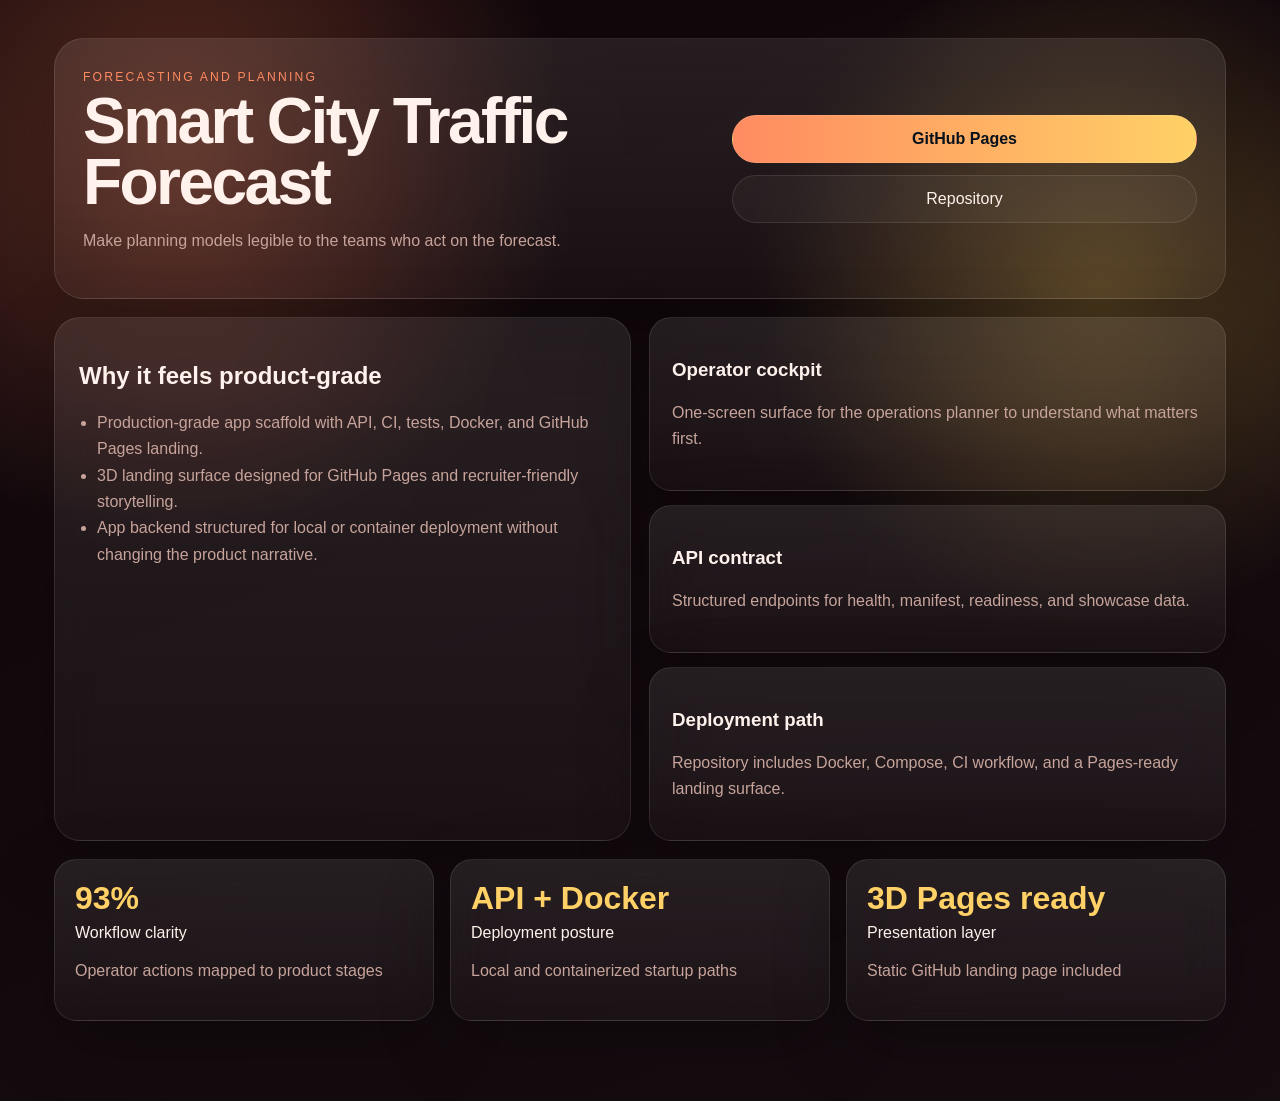
<file: docs/index.html>
<!DOCTYPE html>
<html lang="en">
<head>
  <meta charset="UTF-8" />
  <meta name="viewport" content="width=device-width, initial-scale=1.0" />
  <title>Smart City Traffic Forecast Landing</title>
  <link rel="stylesheet" href="landing.css" />
</head>
<body>
  <div class="scene" id="scene">
    <div class="backdrop"></div>
    <main class="deck">
      <section class="hero-card glass">
        <div>
          <span class="eyebrow">Forecasting and planning</span>
          <h1>Smart City Traffic Forecast</h1>
          <p>Make planning models legible to the teams who act on the forecast.</p>
        </div>
        <nav class="cta-stack">
          <a class="cta primary" href="https://r-behera.github.io/smart-city-traffic-forecast/">GitHub Pages</a>
          <a class="cta" href="https://github.com/R-behera/smart-city-traffic-forecast">Repository</a>
        </nav>
      </section>
      <section class="orbit-grid">
        <div class="glass panel large">
          <h2>Why it feels product-grade</h2>
          <ul><li>Production-grade app scaffold with API, CI, tests, Docker, and GitHub Pages landing.</li><li>3D landing surface designed for GitHub Pages and recruiter-friendly storytelling.</li><li>App backend structured for local or container deployment without changing the product narrative.</li></ul>
        </div>
        <div id="cards" class="card-stack"></div>
      </section>
      <section class="metrics-row" id="metrics"></section>
    </main>
  </div>
  <script>window.PROJECT_MANIFEST = {"slug": "smart-city-traffic-forecast", "title": "Smart City Traffic Forecast", "summary": "![Demo Screenshot](demo/screenshot.png)", "domain": "Forecasting and planning", "audience": "operations planner", "promise": "Make planning models legible to the teams who act on the forecast.", "hero": ["Production-grade app scaffold with API, CI, tests, Docker, and GitHub Pages landing.", "3D landing surface designed for GitHub Pages and recruiter-friendly storytelling.", "App backend structured for local or container deployment without changing the product narrative."], "kpis": [{"label": "Workflow clarity", "value": "93%", "note": "Operator actions mapped to product stages"}, {"label": "Deployment posture", "value": "API + Docker", "note": "Local and containerized startup paths"}, {"label": "Presentation layer", "value": "3D Pages ready", "note": "Static GitHub landing page included"}], "stages": ["ingest", "validate", "analyze", "decide", "monitor"], "cards": [{"title": "Operator cockpit", "body": "One-screen surface for the operations planner to understand what matters first."}, {"title": "API contract", "body": "Structured endpoints for health, manifest, readiness, and showcase data."}, {"title": "Deployment path", "body": "Repository includes Docker, Compose, CI workflow, and a Pages-ready landing surface."}], "scene": "glass-atlas", "theme": {"bg": "#10070a", "surface": "#1b1116", "ink": "#fff2ec", "muted": "#c7a49b", "accent": "#ff8b61", "accent2": "#ffd166"}, "pages_url": "https://r-behera.github.io/smart-city-traffic-forecast/", "api_examples": {"health": {"status": "ok", "project": "smart-city-traffic-forecast"}, "readiness": {"api": "ready", "landing_page": "docs/index.html", "container": "Dockerfile present"}, "signals": [{"name": "Decision coverage", "status": "strong", "detail": "App and landing narrative aligned"}, {"name": "Operator context", "status": "strong", "detail": "Primary user anchored as operations planner"}, {"name": "Delivery path", "status": "ready", "detail": "Pages + containerized app scaffold generated"}]}};</script>
  <script src="landing.js"></script>
</body>
</html>
</file>
<file: docs/landing.css>
:root{--bg:#10070a;--surface:#1b1116;--ink:#fff2ec;--muted:#c7a49b;--accent:#ff8b61;--accent2:#ffd166;--rx:0deg;--ry:0deg;}*{box-sizing:border-box}html,body{margin:0;min-height:100%;font-family:Inter,Segoe UI,sans-serif;background:var(--bg);color:var(--ink)}.scene{min-height:100vh;overflow:hidden;position:relative;transform-style:preserve-3d;perspective:1600px}.backdrop{position:absolute;inset:-10%;background:radial-gradient(circle at 20% 20%,color-mix(in srgb,var(--accent) 30%, transparent),transparent 24%),radial-gradient(circle at 80% 30%,color-mix(in srgb,var(--accent2) 28%, transparent),transparent 22%),linear-gradient(160deg,var(--bg),color-mix(in srgb,var(--surface) 78%, black));filter:saturate(1.15)}.deck{position:relative;z-index:2;max-width:1220px;margin:0 auto;padding:38px 24px 80px;transform:rotateX(var(--rx)) rotateY(var(--ry));transition:transform .12s ease-out}.glass{background:linear-gradient(180deg,rgba(255,255,255,.09),rgba(255,255,255,.03));border:1px solid rgba(255,255,255,.1);backdrop-filter:blur(22px);box-shadow:0 24px 70px rgba(0,0,0,.28)}.hero-card{display:grid;grid-template-columns:1.15fr .85fr;gap:20px;padding:28px;border-radius:30px;margin-bottom:18px}.eyebrow{letter-spacing:.18em;text-transform:uppercase;font-size:.76rem;color:var(--accent)}h1{font-size:clamp(2.4rem,5vw,4.8rem);line-height:.94;margin:.4rem 0 1rem;letter-spacing:-.04em}p,li{color:var(--muted);line-height:1.65}.cta-stack{display:flex;flex-direction:column;justify-content:center;gap:12px}.cta{display:inline-flex;justify-content:center;padding:14px 18px;border-radius:999px;text-decoration:none;color:var(--ink);border:1px solid rgba(255,255,255,.1);background:rgba(255,255,255,.04)}.primary{background:linear-gradient(90deg,var(--accent),var(--accent2));color:#07111b;font-weight:700}.orbit-grid{display:grid;grid-template-columns:1fr 1fr;gap:18px;margin-bottom:18px}.panel.large{padding:24px;border-radius:26px}.card-stack{display:grid;gap:14px}.flip{padding:22px;border-radius:22px;transform:translateZ(var(--z))}.metrics-row{display:grid;grid-template-columns:repeat(3,minmax(0,1fr));gap:16px}.metric{padding:20px;border-radius:22px}.metric strong{display:block;font-size:2rem;color:var(--accent2);margin-bottom:.4rem}ul{padding-left:18px;margin:14px 0 0}@media(max-width:980px){.hero-card,.orbit-grid,.metrics-row{grid-template-columns:1fr}.deck{padding:22px 16px 60px}}
</file>
